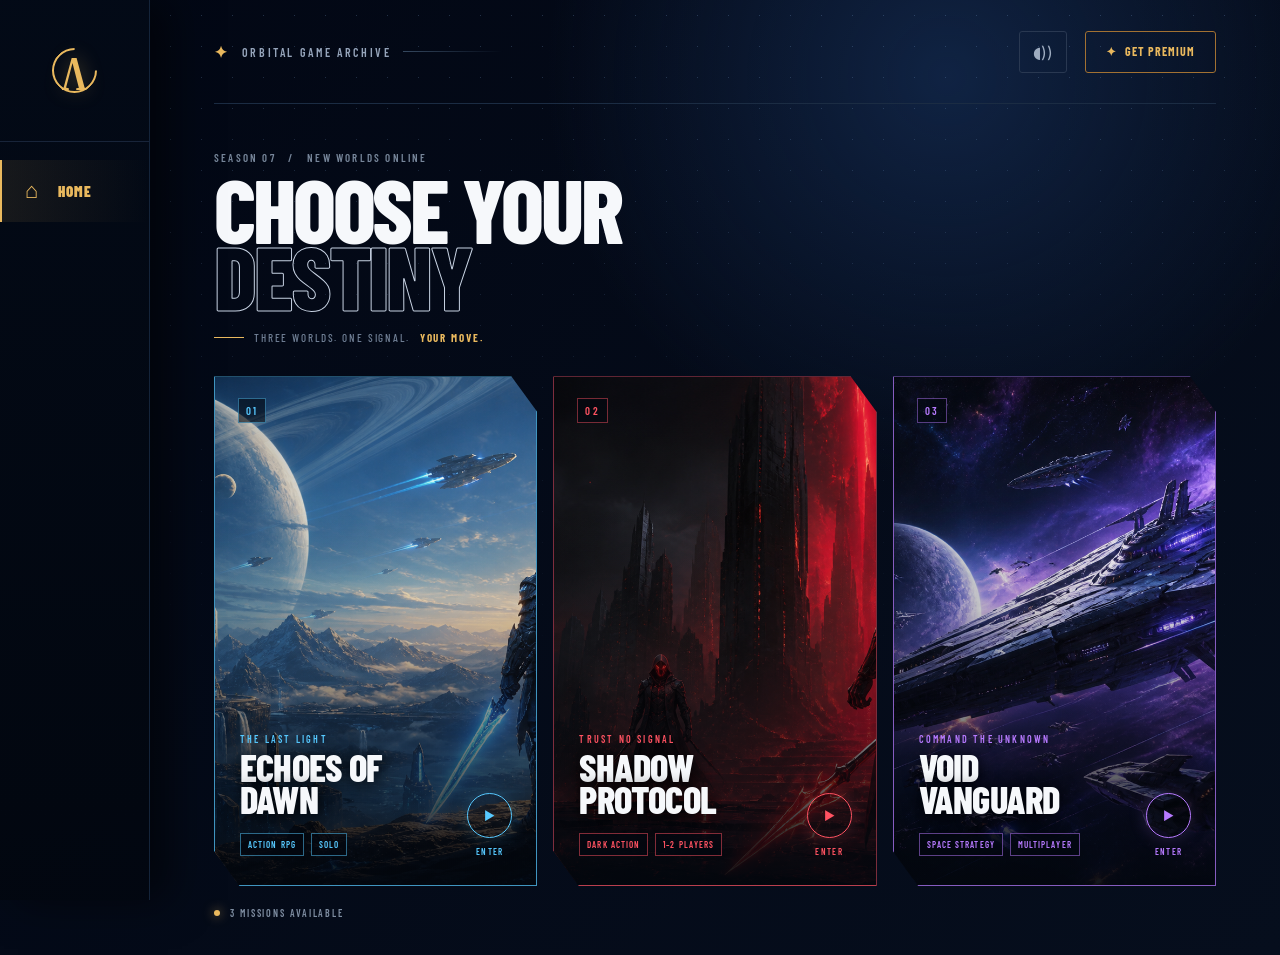
<file: index.html>
<!DOCTYPE html><html lang="ru"><head><meta charSet="utf-8"/><meta name="viewport" content="width=device-width, initial-scale=1"/><link rel="stylesheet" href="/_next/static/css/index.CtrLex3w.css" data-rsc-css-href="/_next/static/css/index.CtrLex3w.css" data-precedence="vite-rsc/importer-resources"/><link rel="modulepreload" fetchPriority="low" href="/_next/static/chunks/index-wT9VKUt3.js"/><script src="/_next/static/chunks/rolldown-runtime-C60lm6uB.js" type="module" async=""></script><script src="/_next/static/chunks/framework-BgSIrAUN.js" type="module" async=""></script><link rel="modulepreload" href="/_next/static/chunks/layout-segment-context-DjzVatZJ.js" crossorigin=""/><link rel="modulepreload" href="/_next/static/chunks/page-B3IKFiOz.js" crossorigin=""/><title>Astra Archive — Choose Your Destiny</title><meta name="description" content="Три мира. Один сигнал. Выберите игру и войдите в новую вселенную."/><link rel="shortcut icon" href="/favicon.svg"/><link rel="icon" href="/favicon.svg"/><script>Object.assign(((self[Symbol.for("vinext.navigationRuntime")]??={bootstrap:{routeManifest:null},functions:{}}).bootstrap.rsc??={rsc:[]}),{params:{},nav:{"pathname":"/","searchParams":[]}})</script><link rel="modulepreload" href="/_next/static/chunks/index-wT9VKUt3.js" />
</head><body><main class="shell"><aside class="rail"><a class="brand" href="#top" aria-label="Astra home"><span>Λ</span><i></i></a><nav aria-label="Основная навигация"><a class="nav-link active" href="#games"><span class="nav-icon" aria-hidden="true">⌂</span><b>HOME</b></a></nav></aside><section class="content" id="top"><header class="topbar"><div class="eyebrow"><span class="spark">✦</span> ORBITAL GAME ARCHIVE <i></i></div><div class="top-actions"><button class="sound" aria-label="Переключить звук">◖))</button><button class="premium">✦   GET PREMIUM</button></div></header><div class="hero-copy"><p>SEASON 07   /   NEW WORLDS ONLINE</p><h1>CHOOSE YOUR<br/><span>DESTINY</span></h1><div class="hero-line"><i></i> THREE WORLDS. ONE SIGNAL. <b>YOUR MOVE.</b></div></div><section class="game-grid" id="games" aria-label="Игры"><button class="game-card" style="--accent:#57c9ff;--rgb:87, 201, 255;--art:url(/games/echoes-of-dawn.png)" aria-label="Открыть игру ECHOES OF DAWN"><span class="card-art"></span><span class="card-shade"></span><span class="card-number">01</span><span class="card-content"><span class="card-kicker">THE LAST LIGHT</span><strong>ECHOES OF DAWN</strong><span class="card-meta"><i>ACTION RPG</i><i>SOLO</i></span></span><span class="launch"><i>▶</i><b>ENTER</b></span></button><button class="game-card" style="--accent:#ff5362;--rgb:255, 83, 98;--art:url(/games/shadow-protocol.png)" aria-label="Открыть игру SHADOW PROTOCOL"><span class="card-art"></span><span class="card-shade"></span><span class="card-number">02</span><span class="card-content"><span class="card-kicker">TRUST NO SIGNAL</span><strong>SHADOW PROTOCOL</strong><span class="card-meta"><i>DARK ACTION</i><i>1–2 PLAYERS</i></span></span><span class="launch"><i>▶</i><b>ENTER</b></span></button><button class="game-card" style="--accent:#b77aff;--rgb:183, 122, 255;--art:url(/games/void-vanguard.png)" aria-label="Открыть игру VOID VANGUARD"><span class="card-art"></span><span class="card-shade"></span><span class="card-number">03</span><span class="card-content"><span class="card-kicker">COMMAND THE UNKNOWN</span><strong>VOID VANGUARD</strong><span class="card-meta"><i>SPACE STRATEGY</i><i>MULTIPLAYER</i></span></span><span class="launch"><i>▶</i><b>ENTER</b></span></button></section><div class="library-status"><span></span>3 MISSIONS AVAILABLE</div></section></main><script type="module" src="/_next/static/chunks/index-wT9VKUt3.js" id="_R_" async=""></script><script>((self[Symbol.for("vinext.navigationRuntime")]??={bootstrap:{routeManifest:null},functions:{}}).bootstrap.rsc??={rsc:[]}).rsc.push("2:I[\"8c0f216c4604\",[],\"Children\",1]\n")</script><script>((self[Symbol.for("vinext.navigationRuntime")]??={bootstrap:{routeManifest:null},functions:{}}).bootstrap.rsc??={rsc:[]}).rsc.push("3:I[\"593f344dc510\",[],\"GlobalErrorBoundary\",1]\n")</script><script>((self[Symbol.for("vinext.navigationRuntime")]??={bootstrap:{routeManifest:null},functions:{}}).bootstrap.rsc??={rsc:[]}).rsc.push("4:I[\"0b874ad30386\",[],\"default\",1]\n")</script><script>((self[Symbol.for("vinext.navigationRuntime")]??={bootstrap:{routeManifest:null},functions:{}}).bootstrap.rsc??={rsc:[]}).rsc.push("5:I[\"593f344dc510\",[],\"ErrorBoundary\",1]\n")</script><script>((self[Symbol.for("vinext.navigationRuntime")]??={bootstrap:{routeManifest:null},functions:{}}).bootstrap.rsc??={rsc:[]}).rsc.push("6:I[\"15c18cfaeeff\",[],\"LayoutSegmentProvider\",1]\n")</script><script>((self[Symbol.for("vinext.navigationRuntime")]??={bootstrap:{routeManifest:null},functions:{}}).bootstrap.rsc??={rsc:[]}).rsc.push("7:I[\"8c0f216c4604\",[],\"Slot\",1]\n")</script><script>((self[Symbol.for("vinext.navigationRuntime")]??={bootstrap:{routeManifest:null},functions:{}}).bootstrap.rsc??={rsc:[]}).rsc.push("8:I[\"9276801271d6\",[],\"AppRouterScrollTarget\",1]\n")</script><script>((self[Symbol.for("vinext.navigationRuntime")]??={bootstrap:{routeManifest:null},functions:{}}).bootstrap.rsc??={rsc:[]}).rsc.push("9:I[\"593f344dc510\",[],\"RedirectBoundary\",1]\n")</script><script>((self[Symbol.for("vinext.navigationRuntime")]??={bootstrap:{routeManifest:null},functions:{}}).bootstrap.rsc??={rsc:[]}).rsc.push(":HL[\"/_next/static/css/index.CtrLex3w.css\",\"style\"     ]\n")</script><script>((self[Symbol.for("vinext.navigationRuntime")]??={bootstrap:{routeManifest:null},functions:{}}).bootstrap.rsc??={rsc:[]}).rsc.push("0:{\"__route\":\"route:/\",\"__interceptionContext\":null,\"__layoutIds\":[\"layout:/\"],\"__rootLayout\":\"/\",\"__sourcePage\":\"/page\",\"page:/\":\"$L1\",\"layout:/\":[[[[\"$\",\"link\",\"css:/_next/static/css/index.CtrLex3w.css\",{\"rel\":\"stylesheet\",\"precedence\":\"vite-rsc/importer-resources\",\"href\":\"/_next/static/css/index.CtrLex3w.css\",\"data-rsc-css-href\":\"/_next/static/css/index.CtrLex3w.css\"}],\"$undefined\"],[\"$\",\"html\",null,{\"lang\":\"ru\",\"children\":[\"$\",\"body\",null,{\"children\":[\"$\",\"$L2\",null,{}]}]}]],null],\"route:/\":[[[\"$\",\"meta\",null,{\"charSet\":\"utf-8\"}],[[\"$\",\"title\",\"0\",{\"children\":\"Astra Archive — Choose Your Destiny\"}],[\"$\",\"meta\",\"1\",{\"name\":\"description\",\"content\":\"Три мира. Один сигнал. Выберите игру и войдите в новую вселенную.\"}],[\"$\",\"link\",\"2\",{\"rel\":\"shortcut icon\",\"href\":\"/favicon.svg\"}],[\"$\",\"link\",\"3\",{\"rel\":\"icon\",\"href\":\"/favicon.svg\"}]],[[\"$\",\"meta\",\"0\",{\"name\":\"viewport\",\"content\":\"width=device-width, initial-scale=1\"}]]],[\"$\",\"$L3\",null,{\"fallback\":\"$4\",\"children\":[\"$\",\"$L5\",null,{\"fallback\":\"$4\",\"children\":[\"$\",\"$L6\",null,{\"providerId\":\"layout:/\",\"segmentMap\":{\"children\":[]},\"children\":[\"$\",\"$L7\",null,{\"id\":\"layout:/\",\"parallelSlots\":\"$undefined\",\"children\":[\"$\",\"$L8\",null,{\"children\":[\"$\",\"$L9\",null,{\"children\":[[\"$\",\"$L6\",null,{\"providerId\":\"page:/\",\"segmentMap\":{\"children\":[\"__PAGE__\"]},\"children\":[\"$\",\"$L7\",null,{\"id\":\"page:/\"}]}],null]}]}]}]}]}]}],null,null],\"__layoutFlags\":{\"layout:/\":\"s\"},\"__artifactCompatibility\":{\"schemaVersion\":1,\"graphVersion\":\"app-route-graph:1177fd80f83fa7b0\",\"deploymentVersion\":\"f0b8872f-558a-4504-b0f5-21b85e8bc448\",\"appElementsSchemaVersion\":1,\"rscPayloadSchemaVersion\":1,\"rootBoundaryId\":\"/\",\"renderEpoch\":null},\"__renderObservation\":{\"schemaVersion\":1,\"output\":{\"kind\":\"app-rsc\",\"mountedSlotsFingerprint\":null,\"renderEpoch\":null,\"rootBoundaryId\":\"/\",\"routeId\":\"route:/\"},\"completeness\":\"partial\",\"boundaryOutcome\":{\"kind\":\"unknown\"},\"requestApis\":[{\"kind\":\"connection\",\"status\":\"unknown\"},{\"kind\":\"cookies\",\"status\":\"unknown\"},{\"kind\":\"draftMode\",\"status\":\"unknown\"},{\"kind\":\"headers\",\"status\":\"unknown\"},{\"kind\":\"params\",\"status\":\"unknown\"},{\"kind\":\"searchParams\",\"status\":\"unknown\"}],\"dynamicFetches\":[],\"cacheTags\":[\"/\",\"_N_T_/\",\"_N_T_/index\",\"_N_T_/layout\",\"_N_T_/page\"],\"pathTags\":[\"/\"],\"cacheability\":\"unknown\",\"downgrade\":{\"target\":\"freshRender\",\"reasons\":[{\"code\":\"CP_DOWNGRADE_CACHEABILITY_UNKNOWN\",\"target\":\"freshRender\"},{\"code\":\"CP_DOWNGRADE_INCOMPLETE_OBSERVATION\",\"completeness\":\"partial\",\"target\":\"freshRender\"},{\"code\":\"CP_DOWNGRADE_UNKNOWN_REQUEST_API\",\"requestApi\":\"connection\",\"target\":\"freshRender\"},{\"code\":\"CP_DOWNGRADE_UNKNOWN_REQUEST_API\",\"requestApi\":\"cookies\",\"target\":\"freshRender\"},{\"code\":\"CP_DOWNGRADE_UNKNOWN_REQUEST_API\",\"requestApi\":\"draftMode\",\"target\":\"freshRender\"},{\"code\":\"CP_DOWNGRADE_UNKNOWN_REQUEST_API\",\"requestApi\":\"headers\",\"target\":\"freshRender\"},{\"code\":\"CP_DOWNGRADE_UNKNOWN_REQUEST_API\",\"requestApi\":\"params\",\"target\":\"freshRender\"},{\"code\":\"CP_DOWNGRADE_UNKNOWN_REQUEST_API\",\"requestApi\":\"searchParams\",\"target\":\"freshRender\"}],\"fallback\":{\"kind\":\"breakerFallback\",\"code\":\"CP_PRIVATE_DYNAMIC_DOWNGRADE\",\"mode\":\"renderFresh\",\"scope\":\"affectedOutput\",\"fields\":{\"reasonCodes\":[\"CP_DOWNGRADE_CACHEABILITY_UNKNOWN\",\"CP_DOWNGRADE_INCOMPLETE_OBSERVATION\",\"CP_DOWNGRADE_UNKNOWN_REQUEST_API\",\"CP_DOWNGRADE_UNKNOWN_REQUEST_API\",\"CP_DOWNGRADE_UNKNOWN_REQUEST_API\",\"CP_DOWNGRADE_UNKNOWN_REQUEST_API\",\"CP_DOWNGRADE_UNKNOWN_REQUEST_API\",\"CP_DOWNGRADE_UNKNOWN_REQUEST_API\"],\"target\":\"freshRender\"}},\"isPublicCacheCandidate\":false}}}\n")</script><script>((self[Symbol.for("vinext.navigationRuntime")]??={bootstrap:{routeManifest:null},functions:{}}).bootstrap.rsc??={rsc:[]}).rsc.push("a:I[\"6efdf509a785\",[],\"default\",1]\n")</script><script>((self[Symbol.for("vinext.navigationRuntime")]??={bootstrap:{routeManifest:null},functions:{}}).bootstrap.rsc??={rsc:[]}).rsc.push("1:[\"$\",\"$La\",null,{\"params\":\"$@b\",\"searchParams\":\"$@c\"}]\n")</script><script>((self[Symbol.for("vinext.navigationRuntime")]??={bootstrap:{routeManifest:null},functions:{}}).bootstrap.rsc??={rsc:[]}).rsc.push("b:{}\n")</script><script>((self[Symbol.for("vinext.navigationRuntime")]??={bootstrap:{routeManifest:null},functions:{}}).bootstrap.rsc??={rsc:[]}).rsc.push("c:{}\n")</script><script>Object.assign(((self[Symbol.for("vinext.navigationRuntime")]??={bootstrap:{routeManifest:null},functions:{}}).bootstrap.rsc??={rsc:[]}),{"initialCacheKind":"dynamic"});((self[Symbol.for("vinext.navigationRuntime")]??={bootstrap:{routeManifest:null},functions:{}}).bootstrap.rsc??={rsc:[]}).done=true</script></body></html>
</file>
<file: _next/static/css/index.CtrLex3w.css>
@import "https://fonts.googleapis.com/css2?family=Barlow+Condensed:wght@400;500;600;700;800;900&family=Inter:wght@400;500;600&display=swap";@layer properties{@supports (((-webkit-hyphens:none)) and (not (margin-trim:inline))) or ((-moz-orient:inline) and (not (color:rgb(from red r g b)))){*,:before,:after{--tw-shadow:0 0 #0000;--tw-shadow-color:initial;--tw-shadow-alpha:100%;--tw-inset-shadow:0 0 #0000;--tw-inset-shadow-color:initial;--tw-inset-shadow-alpha:100%;--tw-ring-color:initial;--tw-ring-shadow:0 0 #0000;--tw-inset-ring-color:initial;--tw-inset-ring-shadow:0 0 #0000;--tw-ring-inset:initial;--tw-ring-offset-width:0px;--tw-ring-offset-color:#fff;--tw-ring-offset-shadow:0 0 #0000}::backdrop{--tw-shadow:0 0 #0000;--tw-shadow-color:initial;--tw-shadow-alpha:100%;--tw-inset-shadow:0 0 #0000;--tw-inset-shadow-color:initial;--tw-inset-shadow-alpha:100%;--tw-ring-color:initial;--tw-ring-shadow:0 0 #0000;--tw-inset-ring-color:initial;--tw-inset-ring-shadow:0 0 #0000;--tw-ring-inset:initial;--tw-ring-offset-width:0px;--tw-ring-offset-color:#fff;--tw-ring-offset-shadow:0 0 #0000}}}@layer theme{:root,:host{--font-sans:ui-sans-serif, system-ui, sans-serif, "Apple Color Emoji", "Segoe UI Emoji", "Segoe UI Symbol", "Noto Color Emoji";--font-mono:ui-monospace, SFMono-Regular, Menlo, Monaco, Consolas, "Liberation Mono", "Courier New", monospace;--spacing:.25rem;--default-font-family:var(--font-sans);--default-mono-font-family:var(--font-mono)}}@layer base{*,:after,:before{box-sizing:border-box;border:0 solid;margin:0;padding:0}::backdrop{box-sizing:border-box;border:0 solid;margin:0;padding:0}::file-selector-button{box-sizing:border-box;border:0 solid;margin:0;padding:0}html,:host{-webkit-text-size-adjust:100%;tab-size:4;line-height:1.5;font-family:var(--default-font-family,ui-sans-serif, system-ui, sans-serif, "Apple Color Emoji", "Segoe UI Emoji", "Segoe UI Symbol", "Noto Color Emoji");font-feature-settings:var(--default-font-feature-settings,normal);font-variation-settings:var(--default-font-variation-settings,normal);-webkit-tap-highlight-color:transparent}hr{height:0;color:inherit;border-top-width:1px}abbr:where([title]){-webkit-text-decoration:underline dotted;text-decoration:underline dotted}h1,h2,h3,h4,h5,h6{font-size:inherit;font-weight:inherit}a{color:inherit;-webkit-text-decoration:inherit;-webkit-text-decoration:inherit;-webkit-text-decoration:inherit;-webkit-text-decoration:inherit;text-decoration:inherit}b,strong{font-weight:bolder}code,kbd,samp,pre{font-family:var(--default-mono-font-family,ui-monospace, SFMono-Regular, Menlo, Monaco, Consolas, "Liberation Mono", "Courier New", monospace);font-feature-settings:var(--default-mono-font-feature-settings,normal);font-variation-settings:var(--default-mono-font-variation-settings,normal);font-size:1em}small{font-size:80%}sub,sup{vertical-align:baseline;font-size:75%;line-height:0;position:relative}sub{bottom:-.25em}sup{top:-.5em}table{text-indent:0;border-color:inherit;border-collapse:collapse}:-moz-focusring{outline:auto}progress{vertical-align:baseline}summary{display:list-item}ol,ul,menu{list-style:none}img,svg,video,canvas,audio,iframe,embed,object{vertical-align:middle;display:block}img,video{max-width:100%;height:auto}button,input,select,optgroup,textarea{font:inherit;font-feature-settings:inherit;font-variation-settings:inherit;letter-spacing:inherit;color:inherit;opacity:1;background-color:#0000;border-radius:0}::file-selector-button{font:inherit;font-feature-settings:inherit;font-variation-settings:inherit;letter-spacing:inherit;color:inherit;opacity:1;background-color:#0000;border-radius:0}:where(select:is([multiple],[size])) optgroup{font-weight:bolder}:where(select:is([multiple],[size])) optgroup option{padding-inline-start:20px}::file-selector-button{margin-inline-end:4px}::placeholder{opacity:1}@supports (not ((-webkit-appearance:-apple-pay-button))) or (contain-intrinsic-size:1px){::placeholder{color:currentColor}@supports (color:color-mix(in lab, red, red)){::placeholder{color:color-mix(in oklab, currentcolor 50%, transparent)}}}textarea{resize:vertical}::-webkit-search-decoration{-webkit-appearance:none}::-webkit-date-and-time-value{min-height:1lh;text-align:inherit}::-webkit-datetime-edit{display:inline-flex}::-webkit-datetime-edit-fields-wrapper{padding:0}::-webkit-datetime-edit{padding-block:0}::-webkit-datetime-edit-year-field{padding-block:0}::-webkit-datetime-edit-month-field{padding-block:0}::-webkit-datetime-edit-day-field{padding-block:0}::-webkit-datetime-edit-hour-field{padding-block:0}::-webkit-datetime-edit-minute-field{padding-block:0}::-webkit-datetime-edit-second-field{padding-block:0}::-webkit-datetime-edit-millisecond-field{padding-block:0}::-webkit-datetime-edit-meridiem-field{padding-block:0}::-webkit-calendar-picker-indicator{line-height:1}:-moz-ui-invalid{box-shadow:none}button,input:where([type=button],[type=reset],[type=submit]){-webkit-appearance:button;appearance:button}::file-selector-button{-webkit-appearance:button;appearance:button}::-webkit-inner-spin-button{height:auto}::-webkit-outer-spin-button{height:auto}[hidden]:where(:not([hidden=until-found])){display:none!important}}@layer components;@layer utilities{.visible{visibility:visible}.relative{position:relative}.start{inset-inline-start:var(--spacing)}.hidden{display:none}.table{display:table}.shadow{--tw-shadow:0 1px 3px 0 var(--tw-shadow-color,#0000001a), 0 1px 2px -1px var(--tw-shadow-color,#0000001a);box-shadow:var(--tw-inset-shadow), var(--tw-inset-ring-shadow), var(--tw-ring-offset-shadow), var(--tw-ring-shadow), var(--tw-shadow)}}.prompt-face{gap:26px}.prompt-face>.prompt-task,.prompt-face>.prompt-context{color:#f2d9dc;letter-spacing:0;text-align:center;width:84%;font-family:Inter,Arial,sans-serif;font-size:30px;font-style:normal;font-weight:600;line-height:1.05;display:block}.prompt-face>.prompt-task{text-transform:uppercase}.prompt-face>.prompt-sign{color:#ff5362;letter-spacing:0;text-align:center;text-shadow:0 0 24px #ff3047;height:auto;font-family:Inter,Arial,sans-serif;font-size:43px;font-style:normal;font-weight:500;line-height:1;display:block}.saber-view{z-index:120;background:radial-gradient(circle at 67% 46%,#6740d238,#0000 34%),radial-gradient(circle at 18% 82%,#1a5db826,#0000 28%),linear-gradient(145deg,#02030a,#080719 58%,#02030a);min-height:100vh;animation:.45s both reveal;position:fixed;inset:0;overflow:hidden}.saber-view:before{content:"";pointer-events:none;background-color:#0000;background-image:linear-gradient(90deg,#0000 49.8%,#a47bff09 50%,#0000 50.2%),linear-gradient(#0000 49.8%,#68afff08 50%,#0000 50.2%);background-position:0 0,0 0;background-repeat:repeat,repeat;background-size:92px 92px;background-attachment:scroll,scroll;background-origin:padding-box,padding-box;background-clip:border-box,border-box;position:absolute;inset:0;-webkit-mask-image:linear-gradient(#000,#0000 90%);mask-image:linear-gradient(#000,#0000 90%)}.saber-stars{opacity:.52;pointer-events:none;background-image:radial-gradient(#cfc5ff .8px,#0000 .9px),radial-gradient(#8ac8ff .5px,#0000 .6px);background-position:0 0,28px 19px;background-size:71px 71px,113px 113px;position:absolute;inset:0}.saber-back{z-index:4;color:#c19dff;cursor:pointer;letter-spacing:.15em;background:#070616d1;border:1px solid #a97eff6b;padding:11px 16px;font:600 11px Barlow Condensed;position:absolute;top:30px;left:clamp(22px,4vw,62px)}.saber-progress{z-index:4;color:#d8ccff;letter-spacing:.18em;font:600 15px Barlow Condensed;position:absolute;top:34px;right:clamp(22px,4vw,62px)}.saber-progress span{color:#635a83;margin:0 5px}.saber-stage{z-index:2;filter:drop-shadow(0 0 22px #7e59ff47);align-items:center;width:min(92vw,1420px);display:flex;position:absolute;top:47%;left:50%;transform:translate(-50%,-50%)}.saber-hilt{z-index:3;background:linear-gradient(#647087 0,#1a2030 24%,#090c14 55%,#3d465b 76%,#11151f 100%);border:1px solid #68718b;border-radius:11px 3px 3px 11px;flex:0 0 165px;height:64px;position:relative;box-shadow:inset 0 0 8px #ffffff2b,0 8px 26px #000}.saber-hilt:before{content:"";background:linear-gradient(90deg,#1a2030,#677086,#151925);border:1px solid #7b86a0;border-radius:4px;width:23px;position:absolute;inset:-8px -5px -8px auto}.saber-hilt i,.saber-hilt b,.saber-hilt em{display:block;position:absolute}.saber-hilt i{background:#b88aff;border-radius:50%;width:11px;height:11px;top:11px;left:31px;box-shadow:0 0 11px #a76cff}.saber-hilt b{border-top:2px solid #8993a8;border-bottom:2px solid #202636;width:46px;height:8px;top:27px;left:57px}.saber-hilt em{background:repeating-linear-gradient(90deg,#0b0e16 0 7px,#677086 7px 10px);height:4px;bottom:8px;left:19px;right:18px}.saber-blade{background:#926fff47;border-radius:8px 56px 56px 8px;flex:1;justify-content:center;align-items:center;min-width:0;height:112px;transition:filter .3s,box-shadow .3s;display:flex;position:relative;box-shadow:0 0 8px #fff,0 0 18px #d9c9ff,0 0 42px #9e6dff,0 0 86px #645cffb3,inset 0 0 22px #fff}.saber-core{filter:blur(1px);background:linear-gradient(#ffffffb8,#dbd5fff0,#ffffffb8);border-radius:4px 45px 45px 4px;position:absolute;inset:10px 16px 10px 2px}.saber-sentence{z-index:2;color:#17102a;text-align:center;white-space:nowrap;text-shadow:0 1px 1px #ffffff73;width:96%;font:650 clamp(18px,2.1vw,31px)/1.2 Inter,Arial,sans-serif;position:relative}.saber-word{font:inherit;font-weight:800}.saber-word input{width:calc(var(--letters,1) * 1.05em);color:#261145;text-align:center;text-transform:lowercase;min-width:1.08em;font:inherit;caret-color:#512390;background:#46277d14;border:0;border-bottom:2px solid #3c1f70;outline:0;padding:0 2px 2px}.saber-word input::placeholder{color:#361e60a3;opacity:1}.saber-actions{z-index:4;gap:10px;display:flex;position:absolute;top:calc(47% + 110px);left:50%;transform:translate(-50%)}.saber-actions button,.saber-finale button{color:#ac98df;cursor:pointer;letter-spacing:.15em;background:#0a081ddb;border:1px solid #5e4c91;min-width:105px;height:45px;padding:0 19px;font:700 10px Barlow Condensed}.saber-actions .saber-check,.saber-actions .saber-next{color:#e5d9ff;background:linear-gradient(135deg,#422484,#201542);border-color:#a17cff;box-shadow:0 0 23px #8959ff47}.saber-view.is-wrong .saber-stage{animation:.38s saber-shake}.saber-view.is-wrong .saber-blade{box-shadow:0 0 8px #fff,0 0 20px #ff7b9b,0 0 52px #b03e78,inset 0 0 20px #fff}.saber-view.is-solved .saber-blade{animation:.8s both energy-surge}.saber-finale{z-index:5;-webkit-backdrop-filter:blur(5px);backdrop-filter:blur(5px);background:radial-gradient(circle,#5533aa38,#02030ad6 46%);flex-direction:column;justify-content:center;align-items:center;animation:.7s both finale-in;display:flex;position:absolute;inset:0}.saber-finale h2{color:#eee9ff;letter-spacing:.04em;text-shadow:0 0 24px #fff,0 0 60px #8c63ff;margin:0;font:800 clamp(58px,8vw,118px)/.9 Barlow Condensed}.saber-finale p{color:#ba9fff;letter-spacing:.25em;margin:18px 0 25px;font:600 15px Barlow Condensed}@keyframes saber-shake{0%,to{transform:translate(-50%,-50%)}25%{transform:translate(calc(-50% - 9px),-50%)}55%{transform:translate(calc(8px - 50%),-50%)}78%{transform:translate(calc(-50% - 4px),-50%)}}@keyframes energy-surge{0%{filter:brightness()}35%{filter:brightness(2.25);box-shadow:0 0 14px #fff,0 0 35px #fff,0 0 75px #a57aff,0 0 140px #566aff,inset 0 0 32px #fff}to{filter:brightness(1.22);box-shadow:0 0 10px #fff,0 0 25px #d9c9ff,0 0 58px #9e6dff,0 0 105px #565cff,inset 0 0 27px #fff}}@keyframes finale-in{0%{opacity:0;transform:scale(1.06)}to{opacity:1;transform:scale(1)}}@media (max-width:900px){.saber-stage{width:95vw}.saber-hilt{flex-basis:105px}.saber-blade{height:126px}.saber-sentence{white-space:normal;padding:0 18px}}.library-status{color:#7e8da1;letter-spacing:.19em;align-items:center;gap:10px;margin-top:21px;font:600 10px Barlow Condensed,sans-serif;display:flex}.library-status span{background:#eab95e;border-radius:50%;width:6px;height:6px;box-shadow:0 0 11px #eab95eb8}@media (max-width:620px){.rail nav{justify-content:flex-start}.rail .nav-link{justify-content:center;width:100%}}:root{--gold:#eab95e;--ink:#030914}*{box-sizing:border-box}html{scroll-behavior:smooth}body{color:#f6f8fb;background:#020711;margin:0;font-family:Inter,Arial,sans-serif;overflow-x:hidden}button,a{font:inherit}button{color:inherit}.shell{background:radial-gradient(circle at 74% 8%,#102343 0,#0000 31%),linear-gradient(135deg,#020714,#060e1d);min-height:100vh;display:flex}.shell:before{content:"";pointer-events:none;opacity:.24;background-image:radial-gradient(#8db6e9 .7px,#0000 .8px);background-size:31px 31px;position:fixed;inset:0;-webkit-mask-image:linear-gradient(#000,#0000 78%);mask-image:linear-gradient(#000,#0000 78%)}.rail{z-index:20;background:linear-gradient(#030a17fa,#020710f5);border-right:1px solid #14243a;flex-direction:column;width:150px;display:flex;position:fixed;inset:0 auto 0 0;box-shadow:18px 0 40px #0008}.brand{height:142px;color:var(--gold);border-bottom:1px solid #182439;place-items:center;font:900 48px/1 Barlow Condensed;text-decoration:none;display:grid;position:relative}.brand span{text-shadow:0 0 24px #eab95e66;transform:scaleX(.72)}.brand i{border:2px solid;border-top-color:#0000;border-radius:50%;width:45px;height:45px;position:absolute;transform:rotate(45deg)}nav{padding:18px 0}.nav-link{color:#9ba6b7;letter-spacing:.08em;border-left:2px solid #0000;align-items:center;gap:14px;height:62px;padding:0 18px;font:600 15px/1 Barlow Condensed;text-decoration:none;display:flex}.nav-link:hover,.nav-link.active{color:var(--gold);border-color:var(--gold);background:linear-gradient(90deg,#eab95e17,#0000)}.nav-icon{text-align:center;width:24px;font:22px serif}.profile{border-top:1px solid #162338;align-items:center;gap:10px;margin-top:auto;padding:24px 16px 30px;display:flex}.avatar{border:1px solid var(--gold);width:38px;height:38px;color:var(--gold);background:#15233b;border-radius:50%;place-items:center;font-weight:700;display:grid;box-shadow:0 0 18px #eab95e33}.profile strong,.profile span{letter-spacing:.08em;font:600 13px Barlow Condensed;display:block}.profile span{color:#d8a84f;margin-top:4px;font-size:11px}.content{width:calc(100% - 150px);min-height:100vh;margin-left:150px;padding:0 5vw 36px;position:relative}.topbar{border-bottom:1px solid #1b2c43;justify-content:space-between;align-items:center;height:104px;display:flex}.eyebrow{color:#95a4ba;letter-spacing:.22em;align-items:center;gap:12px;font:600 12px Barlow Condensed;display:flex}.eyebrow i{background:linear-gradient(90deg,#35485f,#0000);width:100px;height:1px}.spark{color:var(--gold);font-size:16px}.top-actions{gap:18px;display:flex}.sound,.premium{cursor:pointer;background:0 0;border:1px solid #293851;border-radius:3px;height:42px}.sound{color:#9eacc0;width:48px}.premium{color:var(--gold);letter-spacing:.08em;border-color:#a27132;padding:0 20px;font:700 12px Barlow Condensed}.premium:hover{background:#eab95e16}.hero-copy{padding:47px 0 32px}.hero-copy p{color:#77869a;letter-spacing:.2em;margin:0 0 11px;font:600 11px Barlow Condensed}.hero-copy h1{letter-spacing:-.035em;margin:0;font:800 clamp(52px,7vw,102px)/.75 Barlow Condensed}.hero-copy h1 span{-webkit-text-stroke:1px #c8d3e3;color:#0000}.hero-line{color:#718096;letter-spacing:.17em;align-items:center;gap:10px;margin-top:22px;font:500 11px Barlow Condensed;display:flex}.hero-line i{background:var(--gold);width:30px;height:1px}.hero-line b{color:var(--gold)}.game-grid{grid-template-columns:repeat(3,minmax(0,1fr));gap:16px;display:grid}.game-card{--accent:#57c9ff;--rgb:87,201,255;border:1px solid rgba(var(--rgb),.72);text-align:left;cursor:pointer;clip-path:polygon(0 0,92% 0,100% 7%,100% 100%,8% 100%,0 93%);isolation:isolate;background:#09101d;height:min(41vw,510px);min-height:390px;padding:0;transition:transform .35s,box-shadow .35s;position:relative;overflow:hidden}:is(.game-card:hover,.game-card:focus-visible){box-shadow:0 18px 55px rgba(var(--rgb),.24);outline:none;transform:translateY(-9px)}.card-art{background-image:var(--art);background-position:50%;background-size:cover;transition:transform .7s;position:absolute;inset:0}.game-card:hover .card-art{transform:scale(1.045)}.card-shade{background:linear-gradient(#0000 23%,#02060d21 45%,#02060df0 100%),linear-gradient(115deg,#02071047,#0000 55%);position:absolute;inset:0}.card-number{letter-spacing:.2em;color:var(--accent);border:1px solid rgba(var(--rgb),.46);background:#02071099;padding:5px 7px;font:600 11px Barlow Condensed;position:absolute;top:21px;left:23px}.card-content{flex-direction:column;align-items:flex-start;display:flex;position:absolute;bottom:29px;left:25px;right:25px}.card-kicker{color:var(--accent);letter-spacing:.22em;margin-bottom:7px;font:600 10px Barlow Condensed}.card-content strong{letter-spacing:-.02em;text-shadow:0 3px 18px #000;max-width:75%;font:800 clamp(27px,3vw,48px)/.83 Barlow Condensed}.card-meta{gap:7px;margin-top:18px;display:flex}.card-meta i{letter-spacing:.12em;color:var(--accent);border:1px solid rgba(var(--rgb),.5);background:#020710a8;padding:5px 7px;font:600 9px Barlow Condensed}.launch{color:var(--accent);flex-direction:column;align-items:center;gap:8px;display:flex;position:absolute;bottom:28px;right:24px}.launch i{width:45px;height:45px;box-shadow:0 0 18px rgba(var(--rgb),.22);border:1px solid;border-radius:50%;place-items:center;font-size:12px;font-style:normal;display:grid}.launch b{letter-spacing:.15em;font:600 9px Barlow Condensed}footer{clip-path:polygon(1.2% 0,100% 0,98.8% 100%,0 100%);background:#050d19aa;border:1px solid #1d2c42;justify-content:space-between;align-items:center;min-height:66px;margin-top:18px;padding:0 23px;display:flex}footer>div{align-items:center;gap:13px;display:flex}footer span{color:var(--gold)}footer b{letter-spacing:.15em;color:var(--gold);font:600 11px Barlow Condensed}footer p{color:#9ca8b7;font-size:11px}.progress i{background:#1e2b3d;width:120px;height:3px}.progress i span{background:var(--gold);width:18%;height:100%;display:block}.progress em{color:#aeb7c4;font-size:11px;font-style:normal}.game-view{z-index:100;background:#02060c;animation:.5s both reveal;position:fixed;inset:0;overflow:hidden}.game-bg{background-image:var(--art);background-position:50%;background-size:cover;animation:12s ease-out both slowpush;position:absolute;inset:0}.game-vignette{background:linear-gradient(90deg,#02060cf7 0,#02060cd6 35%,#02060c1f 72%),linear-gradient(#0000 58%,#02060ab8);position:absolute;inset:0}.back{border:1px solid rgba(var(--rgb),.45);color:var(--accent);cursor:pointer;letter-spacing:.14em;background:#040a14aa;padding:12px 17px;font:600 11px Barlow Condensed;position:absolute;top:38px;left:42px}.back:hover{background:rgba(var(--rgb),.12)}.game-detail{width:min(580px,45vw);position:absolute;top:50%;left:8vw;transform:translateY(-44%)}.game-index{letter-spacing:.24em;color:var(--accent);font:600 11px Barlow Condensed}.game-detail>p{letter-spacing:.28em;color:#aeb9c8;margin:32px 0 12px;font:600 13px Barlow Condensed}.game-detail h2{letter-spacing:-.04em;max-width:700px;margin:0;font:900 clamp(64px,7vw,118px)/.76 Barlow Condensed}.detail-rule{background:linear-gradient(90deg,var(--accent),transparent);width:180px;height:1px;margin:32px 0}.game-detail blockquote{color:#bdc5d1;max-width:470px;margin:0;font-size:14px;line-height:1.75}.detail-meta{gap:8px;margin:28px 0;display:flex}.detail-meta span{border:1px solid rgba(var(--rgb),.45);color:var(--accent);letter-spacing:.12em;background:#02071199;padding:7px 10px;font:600 10px Barlow Condensed}.play{border:1px solid var(--accent);background:rgba(var(--rgb),.14);cursor:pointer;height:68px;box-shadow:0 0 30px rgba(var(--rgb),.18);align-items:center;gap:15px;padding:0 24px;display:flex}.play:hover{background:rgba(var(--rgb),.26)}.play i{color:var(--accent);font-style:normal}.play span{letter-spacing:.12em;text-align:left;font:700 15px Barlow Condensed}.play small{color:#8794a6;margin-top:4px;font-size:9px;display:block}.signal{letter-spacing:.14em;align-items:center;gap:10px;font:600 10px Barlow Condensed;display:flex;position:absolute;bottom:35px;right:40px}.signal span{background:var(--accent);width:7px;height:7px;box-shadow:0 0 12px var(--accent);border-radius:50%}.signal b{color:var(--accent)}.signal em{color:#8491a3;font-style:normal}@keyframes reveal{0%{opacity:0;clip-path:inset(46% 0)}to{opacity:1;clip-path:inset(0)}}@keyframes slowpush{0%{transform:scale(1.06)}to{transform:scale(1)}}.memory-view{z-index:110;background:radial-gradient(circle at 74% 15%,#103761 0,#0000 28%),radial-gradient(circle at 18% 88%,#082946 0,#0000 27%),linear-gradient(145deg,#020711,#071426 56%,#02060d);padding:88px clamp(22px,6vw,100px) 45px;animation:.45s both reveal;position:fixed;inset:0;overflow:auto}.memory-view:before{content:"";pointer-events:none;background-color:#0000;background-image:linear-gradient(90deg,#0000 49.8%,#68d7ff09 50%,#0000 50.2%),linear-gradient(#0000 49.8%,#68d7ff08 50%,#0000 50.2%);background-position:0 0,0 0;background-repeat:repeat,repeat;background-size:90px 90px;background-attachment:scroll,scroll;background-origin:padding-box,padding-box;background-clip:border-box,border-box;position:fixed;inset:0;-webkit-mask-image:linear-gradient(#0008,#0000);mask-image:linear-gradient(#0008,#0000)}.memory-stars{pointer-events:none;opacity:.42;background-image:radial-gradient(#9ddfff 1px,#0000 1px),radial-gradient(#fff .6px,#0000 .7px);background-position:0 0,22px 12px;background-size:54px 54px,91px 91px;position:fixed;inset:0}.memory-back{color:#76d7ff;cursor:pointer;letter-spacing:.15em;background:#03111ed9;border:1px solid #4dbbe067;padding:11px 16px;font:600 11px Barlow Condensed;position:absolute;top:30px;left:clamp(22px,4vw,62px)}.memory-back:hover{background:#35bffc1a}.memory-header{justify-content:space-between;align-items:flex-end;gap:30px;max-width:1280px;margin:0 auto 22px;display:flex;position:relative}.memory-header>div:first-child>span{color:#62cfff;letter-spacing:.24em;font:600 10px Barlow Condensed}.memory-header h2{letter-spacing:-.03em;margin:7px 0 2px;font:900 clamp(48px,6vw,86px)/.8 Barlow Condensed}.memory-header h2 i{color:#0000;-webkit-text-stroke:1px #72d8ff;font-style:normal}.memory-header p{color:#8fa4ba;margin:18px 0 0;font-size:12px}.memory-stats{align-items:center;gap:12px;padding-bottom:3px;display:flex}.memory-stats>span{color:#708da4;letter-spacing:.16em;border-left:1px solid #24516d;min-width:88px;padding-left:12px;font:600 9px Barlow Condensed}.memory-stats b{color:#dceeff;letter-spacing:.06em;margin-top:5px;font-size:19px;display:block}.memory-stats button{color:#82ddff;cursor:pointer;letter-spacing:.13em;background:#0c2f48;border:1px solid #54caf1;height:46px;padding:0 17px;font:700 10px Barlow Condensed}.memory-stats button:hover{box-shadow:0 0 22px #4ac9f63d}.memory-rule{background:#183348;max-width:1280px;height:2px;margin:0 auto 24px;position:relative}.memory-rule span{background:#67d6ff;height:100%;transition:width .4s;display:block;box-shadow:0 0 12px #67d6ff}.memory-grid{grid-template-columns:repeat(7,minmax(100px,1fr));gap:13px;max-width:1280px;margin:auto;display:grid;position:relative}.memory-card{perspective:900px;cursor:pointer;background:0 0;border:0;height:clamp(145px,17vw,226px);padding:0}.memory-card-inner{width:100%;height:100%;transform-style:preserve-3d;transition:transform .52s cubic-bezier(.2,.7,.2,1);display:block;position:relative}.memory-card.is-open .memory-card-inner{transform:rotateY(180deg)}.memory-back-face,.memory-front-face{-webkit-backface-visibility:hidden;backface-visibility:hidden;clip-path:polygon(0 0,90% 0,100% 8%,100% 100%,10% 100%,0 92%);border:1px solid #27769b;flex-direction:column;justify-content:center;align-items:center;display:flex;position:absolute;inset:0}.memory-back-face{background:linear-gradient(145deg,#0b2137,#06121f 65%,#0b2941);box-shadow:inset 0 0 25px #53ceff0b}:is(.memory-card:hover .memory-back-face,.memory-card:focus-visible .memory-back-face){border-color:#71dcff;box-shadow:inset 0 0 32px #58ccff18,0 0 20px #3fc9ff24}.memory-back-face:before{content:"";clip-path:inherit;border:1px solid #4cc9fa26;position:absolute;inset:9px}.memory-back-face i{color:#67d7ff;text-shadow:0 0 18px #4cd4ff;font-size:30px;font-style:normal}.memory-back-face b{color:#3c7897;letter-spacing:.14em;font:600 10px Barlow Condensed;position:absolute;top:13px;left:14px}.memory-back-face em{letter-spacing:.19em;color:#3e6d87;font:500 7px Barlow Condensed;position:absolute;bottom:13px}.memory-front-face{background:radial-gradient(circle at 50% 45%,#164f72,#071827 70%);border-color:#6ddcff;transform:rotateY(180deg);box-shadow:inset 0 0 38px #43cfff26,0 0 22px #49ccff24}.memory-front-face small{color:#63c9eb;letter-spacing:.2em;font:600 8px Barlow Condensed}.memory-front-face strong{letter-spacing:.01em;text-transform:uppercase;margin:8px 0 15px;font:800 clamp(22px,2.4vw,36px) Barlow Condensed}.memory-front-face i{letter-spacing:.17em;color:#4e7890;font:600 7px Barlow Condensed}.memory-card.is-matched .memory-front-face{background:radial-gradient(circle,#19658b,#082033 72%);border-color:#9eeaff;box-shadow:inset 0 0 42px #55d6ff44,0 0 28px #52d3ff55}.memory-card.is-matched .memory-front-face i{color:#8ae4ff}.memory-signal{text-align:right;color:#547c96;letter-spacing:.17em;max-width:1280px;margin:22px auto 0;font:600 9px Barlow Condensed;position:relative}.memory-signal span{background:#63daff;border-radius:50%;width:7px;height:7px;margin-right:8px;display:inline-block;box-shadow:0 0 10px #63daff}.memory-signal b{color:#77dfff;margin-left:8px}.memory-win{z-index:5;text-align:center;-webkit-backdrop-filter:blur(8px);backdrop-filter:blur(8px);background:#020915e8;flex-direction:column;justify-content:center;align-items:center;animation:.4s reveal;display:flex;position:fixed;inset:0}.memory-win span{color:#71ddff;letter-spacing:.3em;font:600 11px Barlow Condensed}.memory-win h3{text-shadow:0 0 40px #4dd3ff55;margin:18px 0 5px;font:900 clamp(54px,8vw,110px)/.85 Barlow Condensed}.memory-win p{color:#92a9bb;font-size:13px}.memory-win button{color:#9be8ff;cursor:pointer;letter-spacing:.17em;background:#0d3852;border:1px solid #6edcff;margin-top:25px;padding:16px 30px;font:700 12px Barlow Condensed;box-shadow:0 0 26px #51d2ff33}.pile-view{z-index:115;background:radial-gradient(circle at 50% 46%,#5a101f55 0,#0000 27%),radial-gradient(circle at 82% 15%,#3d0712 0,#0000 31%),linear-gradient(145deg,#050307,#10050a 58%,#030206);min-height:100vh;padding:75px clamp(25px,5vw,84px) 30px;animation:.45s both reveal;position:fixed;inset:0;overflow:auto}.pile-view:before{content:"";pointer-events:none;background-color:#0000;background-image:linear-gradient(90deg,#0000 49.8%,#ff536208 50%,#0000 50.2%),linear-gradient(#0000 49.8%,#ff536207 50%,#0000 50.2%);background-position:0 0,0 0;background-repeat:repeat,repeat;background-size:78px 78px;background-attachment:scroll,scroll;background-origin:padding-box,padding-box;background-clip:border-box,border-box;position:fixed;inset:0;-webkit-mask-image:linear-gradient(#0009,#0000 87%);mask-image:linear-gradient(#0009,#0000 87%)}.pile-space{pointer-events:none;opacity:.45;background-image:radial-gradient(#ffb0b8 .8px,#0000 .9px),radial-gradient(#fff .5px,#0000 .6px);background-position:0 0,19px 31px;background-size:66px 66px,107px 107px;position:fixed;inset:0}.pile-back{color:#ff7180;cursor:pointer;letter-spacing:.15em;background:#13060bd9;border:1px solid #d9475766;padding:11px 16px;font:600 11px Barlow Condensed;position:absolute;top:27px;left:clamp(22px,4vw,62px)}.pile-back:hover{background:#ff536218}.pile-header{justify-content:space-between;align-items:flex-end;max-width:1200px;margin:0 auto 10px;display:flex;position:relative}.pile-header>div>span{color:#ff6574;letter-spacing:.24em;font:600 10px Barlow Condensed}.pile-header h2{letter-spacing:-.03em;margin:8px 0 0;font:900 clamp(48px,5vw,76px)/.82 Barlow Condensed}.pile-header h2 i{color:#0000;-webkit-text-stroke:1px #ff6271;font-style:normal}.pile-header p{color:#aa8790;margin:15px 0 0;font-size:12px}.pile-counter{border-left:1px solid #6b2631;width:180px;padding:0 0 4px 20px}.pile-counter small{color:#95616a;letter-spacing:.2em;font:600 9px Barlow Condensed;display:block}.pile-counter strong{letter-spacing:.08em;margin:3px 0 8px;font:700 25px Barlow Condensed;display:block}.pile-counter strong i{color:#6f3b44;font-style:normal}.pile-counter>span{background:#40151d;width:100%;height:2px;display:block}.pile-counter b{background:#ff5362;height:100%;transition:width .4s;display:block;box-shadow:0 0 12px #ff5362}.pile-stage{perspective:1200px;width:390px;height:450px;margin:10px auto 4px;position:relative}.stack-card{clip-path:polygon(0 0,92% 0,100% 7%,100% 100%,8% 100%,0 93%);background:#13070b;border:1px solid #7d2432;width:310px;height:400px;position:absolute;top:18px;left:40px}.stack-second{opacity:.62;transform:translate(12px,8px)rotate(2.8deg)}.stack-third{opacity:.32;transform:translate(23px,16px)rotate(5deg)}.prompt-card{z-index:2;cursor:pointer;perspective:1200px;background:0 0;border:0;width:310px;height:400px;padding:0;position:absolute;top:8px;left:40px}.prompt-inner{width:100%;height:100%;transform-style:preserve-3d;transition:transform .72s cubic-bezier(.16,.75,.25,1);display:block;position:relative}.prompt-card.is-flipped .prompt-inner{transform:rotateY(180deg)}.prompt-cover,.prompt-face{-webkit-backface-visibility:hidden;backface-visibility:hidden;clip-path:polygon(0 0,92% 0,100% 7%,100% 100%,8% 100%,0 93%);border:1px solid #bc3445;flex-direction:column;justify-content:center;align-items:center;display:flex;position:absolute;inset:0}.prompt-cover{background:radial-gradient(circle at 50% 45%,#3b0c16,#100509 68%);box-shadow:inset 0 0 70px #ff33441a,0 0 38px #e72f4427}.prompt-cover:before,.prompt-face:before{content:"";clip-path:inherit;border:1px solid #ff59652e;position:absolute;inset:12px}.prompt-cover small{color:#99505a;letter-spacing:.28em;font:600 8px Barlow Condensed;position:absolute;top:29px}.prompt-cover strong{color:#f2dfe1;text-shadow:0 0 35px #ff304753;font:800 118px/.8 Barlow Condensed}.prompt-cover i{color:#b65a66;letter-spacing:.24em;margin-top:35px;font:600 8px Barlow Condensed}.prompt-cover em{color:#d54657;font-style:normal;position:absolute;bottom:23px;right:26px}.prompt-card:hover .prompt-cover{border-color:#ff6675;box-shadow:inset 0 0 75px #ff334424,0 0 50px #e72f4440}.prompt-face{background:radial-gradient(circle at 50% 36%,#4d111d,#13060a 72%);border-color:#ff5362;transform:rotateY(180deg);box-shadow:inset 0 0 75px #ff344426,0 0 40px #ff344433}.prompt-face>small{color:#bd5964;letter-spacing:.24em;font:600 8px Barlow Condensed}.prompt-face>strong{text-transform:uppercase;letter-spacing:-.02em;margin:5px 0 3px;font:900 60px/.9 Barlow Condensed}.prompt-face>b{letter-spacing:.22em;color:#ff7280;font:600 10px Barlow Condensed}.prompt-face>i{color:#ff5362;text-shadow:0 0 24px #ff3047;height:106px;font:700 106px/.9 Barlow Condensed}.prompt-face>span{color:#80404a;letter-spacing:.2em;font:600 8px Barlow Condensed}.prompt-face>em{color:#f1c7cc;letter-spacing:.04em;margin-top:7px;font:500 18px Barlow Condensed}.flip-hint{text-align:center;color:#824752;letter-spacing:.23em;width:100%;margin:0;font:600 8px Barlow Condensed;position:absolute;bottom:0}.example-panel{text-align:center;background:#0d0508cc;border:1px solid #421922;max-width:650px;min-height:58px;margin:0 auto 13px;padding:10px 20px;transition:border-color .3s,background .3s;position:relative}.example-panel span{color:#71414a;letter-spacing:.22em;font:600 8px Barlow Condensed}.example-panel p{color:#72585d;margin:5px 0 0;font-size:12px;transition:color .3s}.example-panel.is-visible{background:#210910;border-color:#a83241}.example-panel.is-visible span{color:#ff6473}.example-panel.is-visible p{color:#f0dadd}.pile-actions{justify-content:center;gap:10px;display:flex;position:relative}.pile-actions button{cursor:pointer;letter-spacing:.13em;height:46px;padding:0 20px;font:700 10px Barlow Condensed}.deck-button,.example-button{color:#c37a84;background:#10070a;border:1px solid #63303a}.example-button:disabled{opacity:.35;cursor:not-allowed}.next-button{color:#ffdce0;background:linear-gradient(135deg,#6e1624,#3b0c14);border:1px solid #ff5867;min-width:145px;box-shadow:0 0 25px #ff334425}.next-button:hover:not(:disabled){background:linear-gradient(135deg,#8d1d2d,#4d0f19);box-shadow:0 0 32px #ff33443b}.next-button:disabled{opacity:.4;cursor:not-allowed}.pile-status{text-align:right;color:#75454d;letter-spacing:.18em;max-width:1200px;margin:18px auto 0;font:600 8px Barlow Condensed;position:relative}.pile-status span{background:#ff5362;border-radius:50%;width:7px;height:7px;margin-right:7px;display:inline-block;box-shadow:0 0 10px #ff5362}.pile-status b{color:#ba606b;margin-left:10px}@media (max-width:980px){.rail{width:78px}.nav-link b,.profile div:not(.avatar){display:none}.brand{height:105px}.content{width:calc(100% - 78px);margin-left:78px;padding:0 26px 28px}.game-grid{grid-template-columns:1fr}.game-card{height:360px;min-height:0}.hero-copy h1{line-height:.84}.game-detail{width:75vw}.game-vignette{background:linear-gradient(90deg,#02060cf5,#02060c78)}.memory-grid{grid-template-columns:repeat(4,1fr)}.memory-card{height:170px}.memory-header{align-items:flex-start}.memory-stats{flex-wrap:wrap;justify-content:flex-end}}@media (max-width:620px){.rail{flex-direction:row;width:100%;height:66px;top:auto}.brand,.profile{display:none}.rail nav{justify-content:space-around;width:100%;padding:0;display:flex}.nav-link{height:66px;padding:0 12px}.nav-link b{font-size:11px;display:block}.content{width:100%;margin:0 0 66px;padding:0 16px 20px}.topbar{height:72px}.eyebrow i{display:none}.premium{padding:0 10px}.hero-copy{padding:38px 0 24px}.hero-copy h1{font-size:57px}.game-card{height:330px}.card-content strong{font-size:36px}.game-detail{width:calc(100vw - 50px);left:25px}.game-detail h2{font-size:60px}.back{top:20px;left:20px}.signal{bottom:18px;right:20px}.game-bg{background-position:68%}.game-vignette{background:linear-gradient(90deg,#02060cfa,#02060c99),linear-gradient(0deg,#02060c 0,#0000 40%)}footer{flex-direction:column;align-items:flex-start;gap:10px;padding:16px 20px}.progress i,footer p{display:none}.memory-view{padding:76px 14px 30px}.memory-header{margin-bottom:18px;display:block}.memory-header h2{font-size:48px}.memory-header p{margin-top:12px}.memory-stats{justify-content:flex-start;margin-top:20px}.memory-stats button{height:42px}.memory-grid{grid-template-columns:repeat(2,1fr);gap:9px}.memory-card{height:142px}.memory-front-face strong{font-size:28px}.memory-signal{text-align:center}.pile-view{padding:72px 14px 25px}.pile-header{display:block}.pile-header h2{font-size:48px}.pile-counter{border-left:0;width:100%;padding:16px 0 0}.pile-stage{transform-origin:top;margin-bottom:-45px;transform:scale(.88)}.pile-actions{flex-wrap:wrap}.pile-actions button{padding:0 13px}.example-panel{margin-top:0}}@media (prefers-reduced-motion:reduce){*{scroll-behavior:auto!important;transition:none!important;animation:none!important}}@property --tw-shadow{syntax:"*";inherits:false;initial-value:0 0 #0000}@property --tw-shadow-color{syntax:"*";inherits:false}@property --tw-shadow-alpha{syntax:"<percentage>";inherits:false;initial-value:100%}@property --tw-inset-shadow{syntax:"*";inherits:false;initial-value:0 0 #0000}@property --tw-inset-shadow-color{syntax:"*";inherits:false}@property --tw-inset-shadow-alpha{syntax:"<percentage>";inherits:false;initial-value:100%}@property --tw-ring-color{syntax:"*";inherits:false}@property --tw-ring-shadow{syntax:"*";inherits:false;initial-value:0 0 #0000}@property --tw-inset-ring-color{syntax:"*";inherits:false}@property --tw-inset-ring-shadow{syntax:"*";inherits:false;initial-value:0 0 #0000}@property --tw-ring-inset{syntax:"*";inherits:false}@property --tw-ring-offset-width{syntax:"<length>";inherits:false;initial-value:0}@property --tw-ring-offset-color{syntax:"*";inherits:false;initial-value:#fff}@property --tw-ring-offset-shadow{syntax:"*";inherits:false;initial-value:0 0 #0000}
</file>
